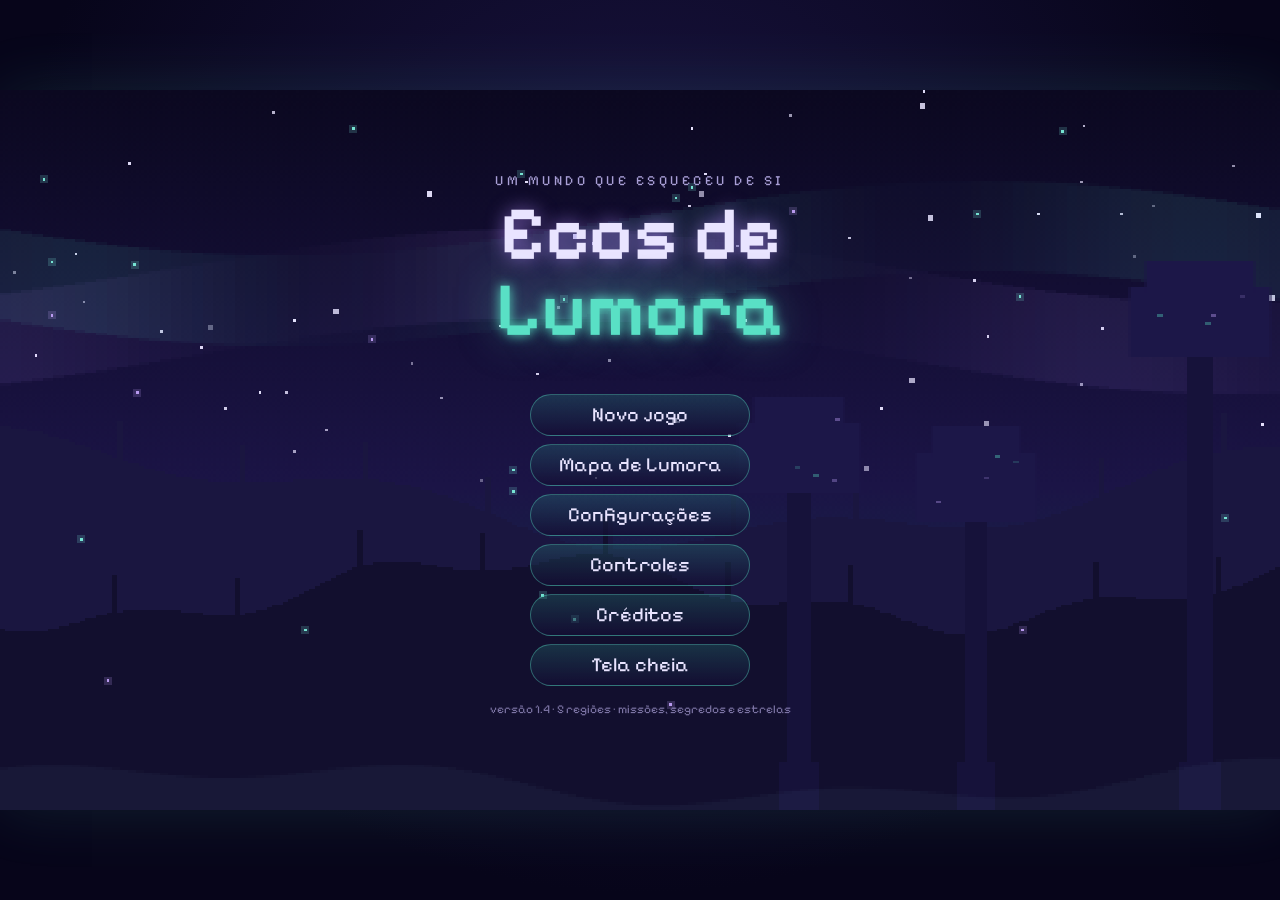
<file: index.html>
<!doctype html>
<html lang="pt-BR">
<head>
  <meta charset="utf-8">
  <!-- Celular: ocupa a tela toda (inclusive ao redor do entalhe) e não deixa dar zoom -->
  <meta name="viewport" content="width=device-width, initial-scale=1, maximum-scale=1, user-scalable=no, viewport-fit=cover">
  <meta name="theme-color" content="#0b0820">
  <title>Ecos de Lumora</title>
  <!-- Instalar como app (Android/Chrome e iPhone/Safari: "Adicionar à tela de início") -->
  <link rel="manifest" href="manifest.webmanifest">
  <link rel="icon" href="assets/icons/icon-192.png" type="image/png">
  <link rel="apple-touch-icon" href="assets/icons/apple-touch-icon.png">
  <meta name="apple-mobile-web-app-capable" content="yes">
  <meta name="mobile-web-app-capable" content="yes">
  <meta name="apple-mobile-web-app-status-bar-style" content="black-translucent">
  <meta name="apple-mobile-web-app-title" content="Lumora">
  <!-- Fonte opcional: sem internet, o jogo usa a fonte reserva definida no CSS. -->
  <link rel="preconnect" href="https://fonts.googleapis.com">
  <link rel="stylesheet" href="https://fonts.googleapis.com/css2?family=Pixelify+Sans:wght@400;600&display=swap">
  <link rel="stylesheet" href="css/style.css">
</head>
<body>
  <main id="stage">
    <canvas id="game" aria-label="Ecos de Lumora"></canvas>

    <!-- MENU PRINCIPAL -->
    <section id="menu" class="overlay hidden">
      <div id="menu-main" class="panel">
        <p class="kicker">um mundo que esqueceu de si</p>
        <h1 class="title">Ecos de <span>Lumora</span></h1>
        <nav class="menu-buttons">
          <button id="btn-continue" class="hidden">Continuar <small id="continue-detail"></small></button>
          <button id="btn-new">Novo jogo</button>
          <button id="btn-map">Mapa de Lumora</button>
          <button id="btn-settings">Configurações</button>
          <button id="btn-controls">Controles</button>
          <button id="btn-credits">Créditos</button>
          <button id="btn-fullscreen" class="hidden">Tela cheia</button>
        </nav>
        <p class="version">versão 1.4 · 5 regiões · missões, segredos e estrelas</p>
      </div>

      <div id="menu-confirm-new" class="panel hidden">
        <h2>Começar do zero?</h2>
        <p>Existe uma partida salva em andamento.<br>Ela será substituída. Seus recordes continuam.</p>
        <nav class="menu-buttons">
          <button id="btn-confirm-new">Sim, novo jogo</button>
          <button data-back>Voltar</button>
        </nav>
      </div>

      <div id="menu-map" class="panel hidden">
        <h2>Mapa de Lumora</h2>
        <p id="map-stars" class="small"></p>
        <ol id="region-list" class="region-list"></ol>
        <button data-back>Voltar</button>
      </div>

      <div id="menu-settings" class="panel hidden">
        <h2>Configurações</h2>
        <p id="save-status" class="small"></p>
        <p id="audio-status" class="small"></p>
        <p id="graphics-status" class="small"></p>
        <nav class="menu-buttons">
          <button id="btn-toggle-graphics">Gráficos: 3D</button>
          <button id="btn-toggle-chars">Personagens: 3D</button>
          <button id="btn-toggle-sound">Som: ligado</button>
          <button id="btn-toggle-music">Música: ligada</button>
          <button id="btn-erase">Apagar progresso</button>
          <button data-back>Voltar</button>
        </nav>
      </div>

      <div id="menu-confirm-erase" class="panel hidden">
        <h2>Apagar todo o progresso?</h2>
        <p>Partida salva, recordes e regiões desbloqueadas serão apagados.<br>Isso não pode ser desfeito.</p>
        <nav class="menu-buttons">
          <button id="btn-confirm-erase" class="danger">Apagar tudo</button>
          <button id="btn-cancel-erase">Cancelar</button>
        </nav>
      </div>

      <div id="menu-controls" class="panel hidden">
        <h2>Controles</h2>
        <dl class="keys">
          <dt><kbd>A</kbd> <kbd>D</kbd> ou <kbd>←</kbd> <kbd>→</kbd></dt><dd>Mover</dd>
          <dt><kbd>Espaço</kbd></dt><dd>Pular (segure para ir mais alto)</dd>
          <dt><kbd>Shift</kbd></dt><dd>Correr</dd>
          <dt><kbd>E</kbd></dt><dd>Ecoar memória numa Pedra-Eco · tocar o Relógio da Praça</dd>
          <dt><kbd>Espaço</kbd> <kbd>Enter</kbd></dt><dd>Avançar diálogo</dd>
          <dt><kbd>Esc</kbd></dt><dd>Pausar</dd>
          <dt><kbd>M</kbd></dt><dd>Ligar/desligar o som</dd>
          <dt>Celular</dt><dd>Botões na tela: ◀ ▶ mover · ⤒ pular · » correr · E ecoar · ❚❚ pausa. Toque no diálogo para avançar.</dd>
        </dl>
        <button data-back>Voltar</button>
      </div>

      <div id="menu-credits" class="panel hidden">
        <h2>Créditos</h2>
        <p>Ecos de Lumora é um projeto original.<br>
           Toda a arte é desenhada por código no Canvas.<br>
           Todos os sons e a música são sintetizados ao vivo (Web Audio API).<br>
           Gráficos 3D com Three.js r160 (licença MIT, incluído em js/vendor/three).<br>
           Nenhum asset externo é usado nesta versão.</p>
        <p class="small">Fonte da interface: Pixelify Sans (Google Fonts, licença SIL Open Font).</p>
        <button data-back>Voltar</button>
      </div>
    </section>

    <!-- PAUSA -->
    <section id="pause" class="overlay hidden">
      <div id="pause-main" class="panel">
        <h2>Pausado</h2>
        <div id="pause-mission" class="mission-box">
          <p class="kicker">missão</p>
          <p id="pause-mission-text"></p>
          <ul id="pause-objectives" class="objectives"></ul>
        </div>
        <nav class="menu-buttons">
          <button id="btn-resume">Continuar</button>
          <button id="btn-pause-controls">Controles</button>
          <button id="btn-restart">Reiniciar a fase</button>
          <button id="btn-quit">Menu principal</button>
        </nav>
      </div>
      <div id="pause-controls" class="panel hidden">
        <h2>Controles</h2>
        <dl class="keys">
          <dt><kbd>A</kbd> <kbd>D</kbd> ou <kbd>←</kbd> <kbd>→</kbd></dt><dd>Mover</dd>
          <dt><kbd>Espaço</kbd></dt><dd>Pular (segure para ir mais alto)</dd>
          <dt><kbd>Shift</kbd></dt><dd>Correr</dd>
          <dt><kbd>E</kbd></dt><dd>Ecoar memória numa Pedra-Eco · tocar o Relógio da Praça</dd>
          <dt><kbd>Espaço</kbd> <kbd>Enter</kbd></dt><dd>Avançar diálogo</dd>
          <dt><kbd>Esc</kbd></dt><dd>Pausar</dd>
          <dt><kbd>M</kbd></dt><dd>Ligar/desligar o som</dd>
          <dt>Celular</dt><dd>Botões na tela: ◀ ▶ mover · ⤒ pular · » correr · E ecoar · ❚❚ pausa. Toque no diálogo para avançar.</dd>
        </dl>
        <button id="btn-pause-back">Voltar</button>
      </div>
    </section>

    <!-- DERROTA -->
    <section id="defeat" class="overlay hidden">
      <div class="panel">
        <p class="kicker">a luz da gema se apagou</p>
        <h2>O eco se perdeu</h2>
        <p id="defeat-stats" class="small"></p>
        <nav class="menu-buttons">
          <button id="btn-retry">Tentar novamente</button>
          <button id="btn-defeat-menu">Menu principal</button>
        </nav>
      </div>
    </section>

    <!-- FASE CONCLUÍDA -->
    <section id="complete" class="overlay hidden">
      <div class="panel">
        <p id="complete-region" class="kicker"></p>
        <h2 id="complete-name"></h2>
        <dl class="results">
          <dt>Cristais</dt><dd id="complete-crystals"></dd>
          <dt>Memórias restauradas</dt><dd id="complete-memories"></dd>
          <dt>Tempo</dt><dd><span id="complete-time"></span> <mark id="record-time" class="record hidden">recorde!</mark></dd>
          <dt>Pontos</dt><dd><span id="complete-score"></span> <mark id="record-score" class="record hidden">recorde!</mark></dd>
        </dl>
        <p id="complete-stars" class="stars-line" aria-label="Estrelas da Aurora"></p>
        <p id="complete-bonus" class="small hidden"></p>
        <p id="complete-ending" class="ending hidden"></p>
        <p id="complete-next" class="small"></p>
        <nav class="menu-buttons">
          <button id="btn-complete-next" class="hidden">Seguir viagem</button>
          <button id="btn-complete-map">Mapa de Lumora</button>
          <button id="btn-complete-again">Jogar de novo</button>
          <button id="btn-complete-menu">Menu principal</button>
        </nav>
      </div>
    </section>

    <!-- HUD -->
    <div id="hud" class="hidden">
      <div class="hud-left">
        <div id="hud-energy" class="energy" role="img"></div>
        <div id="hud-crystal-box" class="crystals"><i class="gem-icon"></i><span id="hud-crystals">0/0</span></div>
        <div id="hud-fragment-box" class="fragments" title="Fragmentos de memória: guardados (encontrados/total)">
          <i class="frag-icon"></i><span id="hud-fragments">0</span><small id="hud-fragments-found">0/0</small>
        </div>
        <div id="hud-ability" class="ability off" title="Habilidade: ecoar memória">
          <kbd>E</kbd><span>Ecoar</span>
        </div>
        <div id="hud-ability-jump" class="ability ready hidden" title="Habilidade: Pulo-Eco (pulo duplo)">
          <kbd>2×</kbd><span>pulo no ar · Pulo-Eco</span>
        </div>
      </div>
      <div class="hud-center">
        <span id="hud-region"></span>
        <span id="hud-hint"></span>
      </div>
      <div class="hud-right">
        <span class="score-label">pontos</span>
        <span id="hud-score">00000</span>
        <div id="hud-mission" class="mission hidden"><span class="mission-label">objetivo</span><span id="hud-mission-text"></span></div>
        <button id="btn-mute" class="mute-btn" type="button" title="Som (tecla M)" aria-label="Silenciar som (tecla M)">
          <svg viewBox="0 0 16 16" aria-hidden="true">
            <path d="M2 6h3l4-3v10l-4-3H2z" fill="currentColor"/>
            <path class="waves" d="M11 5.5c1 .8 1 4.2 0 5M12.8 4c1.8 1.6 1.8 6.4 0 8" fill="none" stroke="currentColor" stroke-width="1.3" stroke-linecap="round"/>
            <path class="cross" d="M11 6l4 4M15 6l-4 4" stroke="currentColor" stroke-width="1.4" stroke-linecap="round"/>
          </svg>
        </button>
      </div>
    </div>

    <!-- BARRA DO CHEFE -->
    <div id="boss-bar" class="hidden" aria-live="polite">
      <span id="boss-name"></span>
      <div id="boss-pips"></div>
    </div>

    <!-- AVISO DE CHECKPOINT -->
    <div id="toast" class="hidden" role="status"></div>

    <!-- CARTÃO DE REGIÃO (aparece ao entrar numa região) -->
    <div id="region-card" class="hidden" aria-live="polite">
      <span id="region-number"></span>
      <strong id="region-name"></strong>
      <em id="region-subtitle"></em>
      <small id="region-mission"></small>
    </div>

    <!-- DIÁLOGO -->
    <section id="dialog" class="hidden" aria-live="polite">
      <canvas id="dialog-portrait" aria-hidden="true"></canvas>
      <div class="dialog-body">
        <span id="dialog-name"></span>
        <p id="dialog-text"></p>
      </div>
      <span id="dialog-next" class="hidden" aria-hidden="true">▼</span>
    </section>

    <!-- ESCURECIMENTO entre cenas -->
    <div id="fade" aria-hidden="true"></div>
  </main>

  <!-- CONTROLES DE TOQUE (só aparecem em celular/tablet, durante a fase) -->
  <div id="touch-controls" aria-hidden="true">
    <div class="pad pad-left">
      <div data-touch="left" role="button" aria-label="Esquerda">◀</div>
      <div data-touch="right" role="button" aria-label="Direita">▶</div>
    </div>
    <div class="pad pad-right">
      <div data-touch="pause" class="small" role="button" aria-label="Pausar">❚❚</div>
      <div data-touch="interact" class="small" role="button" aria-label="Ecoar memória">E</div>
      <div data-touch="run" class="small" role="button" aria-label="Correr">»</div>
      <div data-touch="jump" class="big" role="button" aria-label="Pular">⤒</div>
    </div>
  </div>

  <script type="module" src="js/main.js"></script>
</body>
</html>
</file>
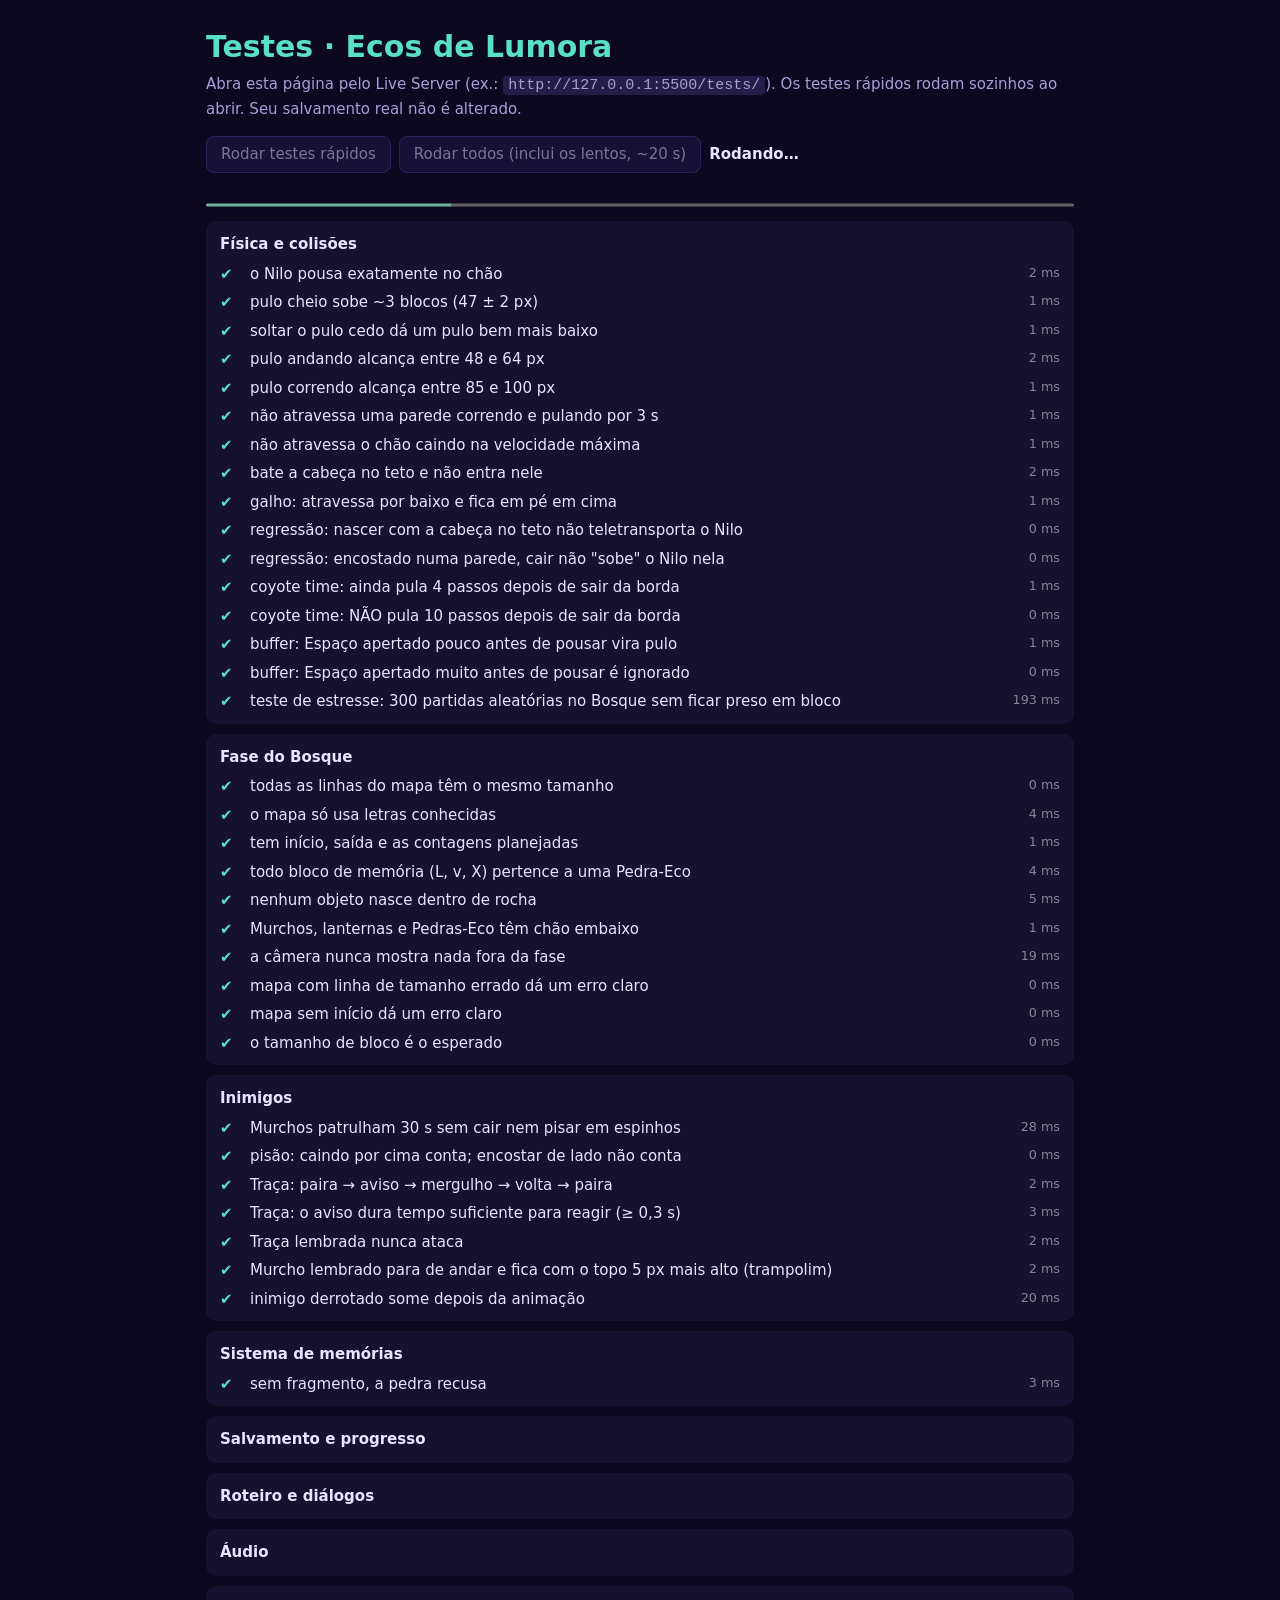
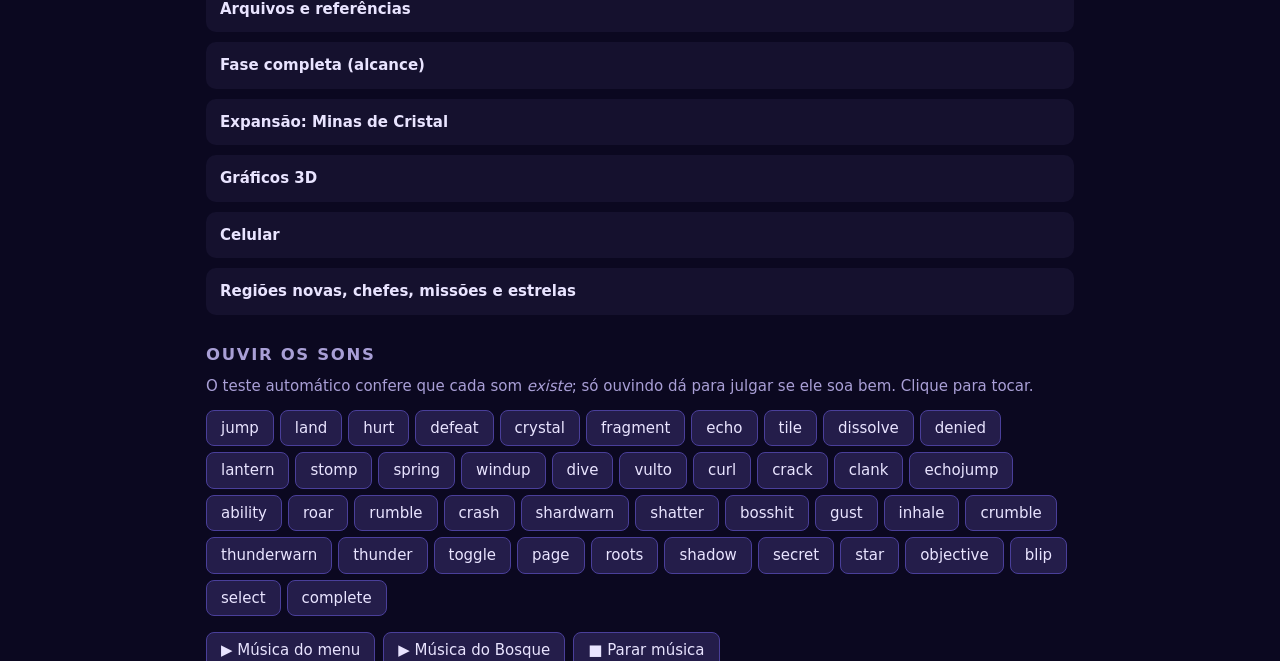
<file: tests/index.html>
<!doctype html>
<html lang="pt-BR">
<head>
  <meta charset="utf-8">
  <meta name="viewport" content="width=device-width, initial-scale=1">
  <title>Testes · Ecos de Lumora</title>
  <style>
    :root { --bg: #0b0820; --panel: #15112e; --ink: #e9e4ff; --muted: #a99fd6; --pass: #59e0c5; --fail: #ff6fae; --skip: #8a8496; }
    * { box-sizing: border-box; }
    body { margin: 0; background: var(--bg); color: var(--ink); font: 15px/1.5 system-ui, sans-serif; }
    main { max-width: 900px; margin: 0 auto; padding: 24px 16px 64px; }
    h1 { margin: 0 0 4px; color: var(--pass); }
    h2 { margin: 28px 0 8px; font-size: 1.1em; color: var(--muted); text-transform: uppercase; letter-spacing: .1em; }
    p { color: var(--muted); margin: 0 0 12px; }
    .bar { display: flex; flex-wrap: wrap; gap: 8px; align-items: center; margin: 16px 0; }
    button { font: inherit; color: var(--ink); background: #241d4a; border: 1px solid #4a3f9a; border-radius: 8px; padding: 6px 14px; cursor: pointer; }
    button:hover { border-color: var(--pass); }
    button:disabled { opacity: .5; cursor: wait; }
    #summary { font-weight: 600; }
    #summary.ok { color: var(--pass); } #summary.bad { color: var(--fail); }
    progress { width: 100%; height: 6px; accent-color: var(--pass); }
    .suite { background: var(--panel); border-radius: 10px; padding: 8px 14px; margin: 10px 0; }
    .suite h3 { margin: 4px 0; font-size: 1em; }
    ul { list-style: none; margin: 0; padding: 0; }
    li { padding: 3px 0; display: grid; grid-template-columns: 1.6em 1fr auto; gap: 6px; }
    li .ms { color: var(--skip); font-size: .85em; }
    li.pass .icon { color: var(--pass); } li.fail .icon { color: var(--fail); } li.skip { color: var(--skip); }
    li .err { grid-column: 2 / 4; color: var(--fail); font-family: ui-monospace, monospace; font-size: .85em; white-space: pre-wrap; }
    .sounds { display: flex; flex-wrap: wrap; gap: 6px; }
    code { background: #241d4a; padding: 1px 5px; border-radius: 4px; }
  </style>
</head>
<body>
  <main>
    <h1>Testes · Ecos de Lumora</h1>
    <p>Abra esta página pelo Live Server (ex.: <code>http://127.0.0.1:5500/tests/</code>). Os testes rápidos rodam sozinhos ao abrir.
       Seu salvamento real não é alterado.</p>

    <div class="bar">
      <button id="run-fast">Rodar testes rápidos</button>
      <button id="run-all">Rodar todos (inclui os lentos, ~20 s)</button>
      <span id="summary"></span>
    </div>
    <progress id="progress" value="0" max="1"></progress>
    <div id="results"></div>

    <h2>Ouvir os sons</h2>
    <p>O teste automático confere que cada som <em>existe</em>; só ouvindo dá para julgar se ele soa bem. Clique para tocar.</p>
    <div id="sounds" class="sounds"></div>
    <div class="bar">
      <button id="music-menu">▶ Música do menu</button>
      <button id="music-bosque">▶ Música do Bosque</button>
      <button id="music-stop">■ Parar música</button>
    </div>
  </main>
  <script type="module" src="run.js"></script>
</body>
</html>
</file>
<file: css/style.css>
/* Ecos de Lumora · estilos da página, menus e HUD */

:root {
  --night: #07051a;
  --ink: #e9e4ff;
  --muted: #a99fd6;
  --teal: #59e0c5;
  --teal-deep: #1f6f66;
  --violet: #b48cff;
  --ember: #ff8a3d;
  --glass: rgba(14, 10, 40, 0.72);
  --font: 'Pixelify Sans', 'Courier New', monospace;
}

* { box-sizing: border-box; }

html, body {
  margin: 0;
  height: 100%;
  background: radial-gradient(ellipse at 50% 30%, #1a1442 0%, var(--night) 70%);
  color: var(--ink);
  font-family: var(--font);
  overflow: hidden;
}

body {
  display: grid;
  place-items: center;
}

/* O palco mantém 16:9 e ocupa o máximo possível da janela. */
#stage {
  position: relative;
  /* --gw = largura interna do jogo (480 no computador; maior no celular, ver config.js) */
  width: min(100vw, calc(100vh * var(--gw, 480) / 270));
  aspect-ratio: var(--gw, 480) / 270;
  box-shadow: 0 0 60px rgba(89, 224, 197, 0.12);
}

#game {
  display: block;
  width: 100%;
  height: 100%;
  image-rendering: pixelated;
  image-rendering: crisp-edges;
  background: #0b0820;
}

.hidden { display: none !important; }

/* ---------- Telas sobrepostas ---------- */

.overlay {
  position: absolute;
  inset: 0;
  display: grid;
  place-items: center;
  padding: 16px;
}

#pause { background: rgba(5, 3, 18, 0.55); backdrop-filter: blur(2px); }

.panel {
  text-align: center;
  max-width: 560px;
  width: 100%;
  animation: rise 0.5s ease-out both;
}

#pause .panel,
#menu-controls,
#menu-credits {
  background: var(--glass);
  border: 1px solid rgba(89, 224, 197, 0.35);
  border-radius: 14px;
  padding: clamp(16px, 3vw, 32px);
  box-shadow: 0 0 40px rgba(89, 224, 197, 0.15), inset 0 0 30px rgba(180, 140, 255, 0.08);
}

@keyframes rise {
  from { opacity: 0; transform: translateY(10px); }
  to { opacity: 1; transform: none; }
}

.kicker {
  margin: 0;
  color: var(--muted);
  letter-spacing: 0.25em;
  text-transform: uppercase;
  font-size: clamp(10px, 1.4vw, 14px);
}

.title {
  margin: 0.1em 0 0.6em;
  font-size: clamp(32px, 7vw, 76px);
  font-weight: 600;
  line-height: 1;
  color: var(--ink);
  text-shadow: 0 0 18px rgba(180, 140, 255, 0.6);
}

.title span {
  display: block;
  color: var(--teal);
  text-shadow: 0 0 12px var(--teal), 0 0 40px rgba(89, 224, 197, 0.5);
  animation: glow 3.5s ease-in-out infinite;
}

@keyframes glow {
  50% { text-shadow: 0 0 6px var(--teal), 0 0 22px rgba(89, 224, 197, 0.3); }
}

h2 {
  margin: 0 0 0.8em;
  color: var(--teal);
  font-size: clamp(20px, 3vw, 32px);
}

.menu-buttons {
  display: flex;
  flex-direction: column;
  align-items: center;
  gap: 8px;
}

button {
  font-family: var(--font);
  font-size: clamp(14px, 2vw, 20px);
  min-width: 220px;
  padding: 8px 20px;
  color: var(--ink);
  background: linear-gradient(180deg, rgba(46, 156, 140, 0.25), rgba(20, 14, 52, 0.75));
  border: 1px solid rgba(89, 224, 197, 0.4);
  border-radius: 999px;
  cursor: pointer;
  transition: transform 0.12s, border-color 0.12s, box-shadow 0.12s;
}

button:hover:not([disabled]),
button:focus-visible {
  outline: none;
  transform: translateX(4px);
  border-color: var(--ember);
  box-shadow: 0 0 16px rgba(255, 138, 61, 0.35);
}

button:hover:not([disabled])::before,
button:focus-visible::before {
  content: '◆ ';
  color: var(--ember);
}

button[disabled] {
  opacity: 0.4;
  cursor: not-allowed;
}

.panel > button[data-back] { margin-top: 18px; }

.version {
  margin-top: 1.4em;
  color: var(--muted);
  font-size: 12px;
  opacity: 0.7;
}

.small { font-size: 13px; color: var(--muted); }

.keys {
  display: grid;
  grid-template-columns: auto 1fr;
  gap: 10px 18px;
  text-align: left;
  margin: 0 auto;
  width: fit-content;
}

.keys dt { text-align: right; }
.keys dd { margin: 0; color: var(--muted); }
.keys em { opacity: 0.7; }

kbd {
  display: inline-block;
  padding: 1px 7px;
  border: 1px solid rgba(233, 228, 255, 0.4);
  border-bottom-width: 3px;
  border-radius: 5px;
  font-family: var(--font);
  font-size: 0.9em;
  background: rgba(255, 255, 255, 0.05);
}

/* ---------- HUD ---------- */

#hud {
  position: absolute;
  inset: 0;
  pointer-events: none;
  display: flex;
  justify-content: space-between;
  align-items: flex-start;
  padding: clamp(8px, 1.6vw, 18px);
  font-size: clamp(11px, 1.5vw, 16px);
}

.hud-left,
.hud-right {
  display: flex;
  flex-direction: column;
  gap: 6px;
  min-width: 22%;
}

.hud-right { align-items: flex-end; }

.hud-center {
  display: flex;
  flex-direction: column;
  align-items: center;
  gap: 4px;
  text-align: center;
  flex: 1;
}

#hud-region {
  color: var(--teal);
  text-shadow: 0 0 8px rgba(89, 224, 197, 0.6), 0 1px 0 #000;
  letter-spacing: 0.08em;
}

#hud-hint {
  color: var(--muted);
  text-shadow: 0 1px 0 #000;
  opacity: 0.85;
  font-size: 0.85em;
}

/* Energia: losangos de luz. Vazios ficam só com o contorno. */
.energy {
  display: flex;
  gap: 0.55em;
  padding-left: 0.2em;
}

.pip {
  width: 0.8em;
  height: 0.8em;
  transform: rotate(45deg);
  background: var(--teal);
  border: 2px solid #c9fff3;
  box-shadow: 0 0 8px var(--teal);
}

.pip.empty {
  background: rgba(20, 14, 52, 0.6);
  border-color: rgba(169, 159, 214, 0.5);
  box-shadow: none;
}

.crystals {
  display: flex;
  align-items: center;
  gap: 0.4em;
  color: var(--ink);
  text-shadow: 0 1px 0 #000;
  transform-origin: left center;
}

.gem-icon {
  width: 0.55em;
  height: 0.9em;
  background: linear-gradient(180deg, #e8fdff, #59e0c5 50%, #2c7a9b);
  clip-path: polygon(50% 0, 100% 45%, 50% 100%, 0 45%);
  filter: drop-shadow(0 0 4px #8ff7ff);
}

.crystals.pop { animation: pop 0.3s ease-out; }

@keyframes pop {
  40% { transform: scale(1.35); color: #8ff7ff; }
}

/* Fragmentos de memória: orbe dourado. Apagado quando não há nenhum guardado. */
.fragments {
  display: flex;
  align-items: center;
  gap: 0.4em;
  color: #ffd98a;
  text-shadow: 0 1px 0 #000;
  transform-origin: left center;
}

.fragments small {
  color: var(--muted);
  font-size: 0.7em;
}

.frag-icon {
  width: 0.75em;
  height: 0.75em;
  border-radius: 50%;
  background: radial-gradient(circle at 35% 35%, #fff6dc, #ffd98a 45%, #c98a3a);
  box-shadow: 0 0 8px rgba(255, 217, 138, 0.8);
}

.fragments.empty { color: var(--muted); }
.fragments.empty .frag-icon { filter: grayscale(1) brightness(0.6); box-shadow: none; }
.fragments.pop { animation: pop 0.3s ease-out; }

.score-label {
  color: var(--muted);
  font-size: 0.7em;
  letter-spacing: 0.2em;
  text-transform: uppercase;
}

#hud-score {
  color: #ffd98a;
  text-shadow: 0 0 8px rgba(255, 138, 61, 0.5), 0 1px 0 #000;
  letter-spacing: 0.1em;
}

.fade-in { animation: fade-in 0.4s ease-out; }

@keyframes fade-in {
  from { opacity: 0; transform: translateY(-4px); }
}

/* Clarão de dano: vinheta vermelha que some rápido */
#stage::after {
  content: '';
  position: absolute;
  inset: 0;
  pointer-events: none;
  opacity: 0;
  box-shadow: inset 0 0 80px 10px rgba(255, 60, 110, 0.75);
}

#stage.flash-damage::after { animation: damage 0.45s ease-out; }

/* Brilho dourado ao ecoar uma memória */
#stage.flash-memory::after {
  box-shadow: inset 0 0 120px 20px rgba(255, 217, 138, 0.6);
  animation: damage 1s ease-out;
}

@keyframes damage {
  0% { opacity: 1; }
  100% { opacity: 0; }
}

/* ---------- Derrota ---------- */

#defeat {
  background: radial-gradient(ellipse at center, rgba(40, 8, 30, 0.55), rgba(5, 3, 18, 0.85));
  animation: fade-in 0.6s ease-out;
}

#defeat .panel {
  background: var(--glass);
  border: 1px solid rgba(255, 111, 174, 0.4);
  border-radius: 14px;
  padding: clamp(16px, 3vw, 32px);
  box-shadow: 0 0 40px rgba(255, 111, 174, 0.15);
}

#defeat h2 { color: #ff9ad5; }
#defeat .small { margin: -0.4em 0 1.2em; }

/* ---------- Camadas da interface ---------- */
/* HUD < cartão de região < diálogo < telas (pausa, derrota, menu) */
#hud { z-index: 2; }
#region-card { z-index: 4; }
#dialog { z-index: 5; }
.overlay { z-index: 10; }

/* ---------- Indicador de habilidade ---------- */
.ability {
  display: flex;
  align-items: center;
  gap: 0.4em;
  font-size: 0.85em;
  padding: 2px 8px 2px 3px;
  border-radius: 999px;
  border: 1px solid rgba(255, 217, 138, 0.6);
  background: rgba(60, 40, 10, 0.45);
  color: #ffd98a;
  width: fit-content;
  transition: opacity 0.3s, filter 0.3s;
}

.ability kbd { font-size: 0.85em; padding: 0 5px; }
.ability.off { opacity: 0.35; filter: grayscale(1); }
.ability.near { animation: ability-pulse 0.8s ease-in-out infinite; }

@keyframes ability-pulse {
  50% { box-shadow: 0 0 14px rgba(255, 217, 138, 0.8); border-color: #fff6dc; }
}

/* ---------- Cartão de região ---------- */
#region-card {
  position: absolute;
  left: 0;
  right: 0;
  top: 30%;
  display: flex;
  flex-direction: column;
  align-items: center;
  gap: 4px;
  pointer-events: none;
  text-shadow: 0 2px 0 #000, 0 0 20px rgba(0, 0, 0, 0.8);
}

#region-card.show { animation: region 4.2s ease-in-out both; }

@keyframes region {
  0% { opacity: 0; letter-spacing: 0.4em; }
  20%, 75% { opacity: 1; letter-spacing: 0.12em; }
  100% { opacity: 0; letter-spacing: 0.12em; }
}

#region-number {
  color: var(--muted);
  font-size: clamp(10px, 1.4vw, 14px);
  letter-spacing: 0.35em;
  text-transform: uppercase;
}

#region-name {
  color: var(--teal);
  font-size: clamp(22px, 4.5vw, 46px);
  font-weight: 600;
  text-shadow: 0 0 18px rgba(89, 224, 197, 0.7), 0 2px 0 #000;
}

#region-subtitle {
  color: var(--ink);
  opacity: 0.8;
  font-size: clamp(11px, 1.6vw, 16px);
}

/* ---------- Diálogo ---------- */
#dialog {
  position: absolute;
  /* Centralizado com margens automáticas: a animação "rise" usa transform,
     então não podemos usar transform para centralizar. */
  left: 0;
  right: 0;
  margin-inline: auto;
  bottom: clamp(8px, 2.5vw, 22px);
  width: min(92%, 720px);
  display: flex;
  gap: clamp(8px, 1.6vw, 16px);
  align-items: flex-start;
  padding: clamp(8px, 1.6vw, 16px);
  background: linear-gradient(180deg, rgba(20, 14, 52, 0.92), rgba(10, 7, 30, 0.95));
  border: 1px solid rgba(89, 224, 197, 0.45);
  border-radius: 12px;
  box-shadow: 0 0 30px rgba(0, 0, 0, 0.6), inset 0 0 24px rgba(180, 140, 255, 0.08);
  animation: rise 0.25s ease-out;
}

#dialog-portrait {
  flex: none;
  width: clamp(48px, 9vw, 88px);
  height: clamp(48px, 9vw, 88px);
  image-rendering: pixelated;
  border-radius: 8px;
  border: 2px solid rgba(233, 228, 255, 0.25);
}

.dialog-body { flex: 1; min-width: 0; }

#dialog-name {
  display: block;
  font-weight: 600;
  font-size: clamp(13px, 1.8vw, 18px);
  margin-bottom: 4px;
}

.who-nilo { color: var(--ember); }
.who-mira { color: #9fd8ff; }
.who-vulto { color: var(--violet); }

#dialog-text {
  margin: 0;
  min-height: 2.8em;
  font-size: clamp(13px, 1.9vw, 19px);
  line-height: 1.4;
  color: var(--ink);
}

#dialog-next {
  position: absolute;
  right: 14px;
  bottom: 8px;
  color: var(--teal);
  font-size: 12px;
  animation: bob 0.8s ease-in-out infinite;
}

@keyframes bob { 50% { transform: translateY(3px); } }

/* Narrador: sem retrato, texto centralizado e em itálico */
#dialog.narrator {
  background: rgba(5, 3, 18, 0.85);
  border-color: rgba(169, 159, 214, 0.25);
  text-align: center;
}

#dialog.narrator #dialog-text {
  font-style: italic;
  color: #d9d2ff;
}

/* ---------- Etapa 9: progresso ---------- */

button small {
  display: block;
  font-size: 0.65em;
  color: var(--muted);
}

button.danger { border-color: rgba(255, 111, 174, 0.6); }
button.danger:hover,
button.danger:focus-visible { border-color: #ff6fae; box-shadow: 0 0 16px rgba(255, 111, 174, 0.45); }

#menu-confirm-new,
#menu-map,
#menu-settings,
#menu-confirm-erase {
  background: var(--glass);
  border: 1px solid rgba(89, 224, 197, 0.35);
  border-radius: 14px;
  padding: clamp(16px, 3vw, 32px);
}

#menu-confirm-erase { border-color: rgba(255, 111, 174, 0.5); }

/* Aviso de checkpoint, no canto inferior direito */
#toast {
  position: absolute;
  right: clamp(8px, 1.6vw, 18px);
  bottom: clamp(8px, 1.6vw, 18px);
  z-index: 3;
  padding: 6px 14px;
  border-radius: 999px;
  background: rgba(14, 10, 40, 0.85);
  border: 1px solid rgba(89, 224, 197, 0.6);
  color: var(--teal);
  font-size: clamp(11px, 1.4vw, 15px);
  pointer-events: none;
  opacity: 0;
}

#toast.show { animation: toast 2.8s ease-out both; }

@keyframes toast {
  0% { opacity: 0; transform: translateY(8px); }
  12%, 80% { opacity: 1; transform: none; }
  100% { opacity: 0; }
}

/* Mapa de Lumora */
.region-list {
  list-style: none;
  margin: 0 auto 18px;
  padding: 0;
  display: flex;
  flex-direction: column;
  gap: 8px;
  max-width: 440px;
  text-align: left;
}

.region-list li {
  display: flex;
  align-items: center;
  justify-content: space-between;
  gap: 12px;
  padding: 8px 12px;
  border-radius: 10px;
  border: 1px solid rgba(169, 159, 214, 0.25);
  background: rgba(255, 255, 255, 0.03);
}

.region-list .region-name { color: var(--ink); }
.region-list .region-status { display: block; color: var(--muted); font-size: 0.8em; }
.region-list li.done { border-color: rgba(89, 224, 197, 0.55); }
.region-list li.locked { opacity: 0.45; }
.region-list button { min-width: 0; padding: 4px 14px; font-size: 0.9em; white-space: nowrap; flex: none; }

/* Tela de conclusão */
#complete {
  background: radial-gradient(ellipse at center, rgba(20, 60, 70, 0.45), rgba(5, 3, 18, 0.85));
  animation: fade-in 0.6s ease-out;
}

#complete .panel {
  background: var(--glass);
  border: 1px solid rgba(255, 217, 138, 0.5);
  border-radius: 14px;
  padding: clamp(16px, 3vw, 32px);
  box-shadow: 0 0 50px rgba(255, 217, 138, 0.15);
}

#complete h2 { color: #ffd98a; }

.results {
  display: grid;
  grid-template-columns: auto auto;
  gap: 6px 24px;
  width: fit-content;
  margin: 0 auto 12px;
  text-align: left;
}

.results dt { color: var(--muted); }
.results dd { margin: 0; color: var(--ink); font-weight: 600; }

mark.record {
  background: #ffd98a;
  color: #2b1a05;
  border-radius: 4px;
  padding: 0 5px;
  font-size: 0.75em;
}

/* ---------- Etapa 10: polimento ---------- */

/* Escurecimento entre cenas (a duração precisa bater com FADE_MS no Game.js) */
#fade {
  position: absolute;
  inset: 0;
  z-index: 20;
  background: #05030f;
  opacity: 0;
  pointer-events: none;
  transition: opacity 0.32s ease;
}

#fade.on { opacity: 1; pointer-events: auto; }

/* Botão de som no HUD (o HUD ignora o mouse; este botão não) */
.mute-btn {
  pointer-events: auto;
  min-width: 0;
  width: 2.1em;
  height: 2.1em;
  padding: 0.35em;
  margin-top: 4px;
  border-radius: 50%;
  color: var(--teal);
  display: grid;
  place-items: center;
}

.mute-btn svg { width: 100%; height: 100%; }
.mute-btn .cross { display: none; }
.mute-btn.muted { color: var(--muted); }
.mute-btn.muted .waves { display: none; }
.mute-btn.muted .cross { display: inline; }
.mute-btn:hover::before,
.mute-btn:focus-visible::before { content: none; }
.mute-btn:hover, .mute-btn:focus-visible { transform: none; }

/* ---------- Etapa 12: chefe e habilidades ---------- */

#boss-bar {
  position: absolute;
  left: 0;
  right: 0;
  bottom: clamp(10px, 2vw, 22px);
  margin-inline: auto;
  width: fit-content;
  z-index: 3;
  display: flex;
  flex-direction: column;
  align-items: center;
  gap: 4px;
  pointer-events: none;
  color: #ff8fe0;
  font-size: clamp(12px, 1.6vw, 17px);
  text-shadow: 0 0 10px rgba(255, 143, 224, 0.6), 0 1px 0 #000;
  letter-spacing: 0.1em;
}

#boss-pips { display: flex; gap: 6px; }

#boss-pips span {
  width: clamp(28px, 5vw, 56px);
  height: 8px;
  border-radius: 4px;
  background: linear-gradient(90deg, #ff8fe0, #ffd1f3);
  box-shadow: 0 0 8px rgba(255, 143, 224, 0.7);
  transition: opacity 0.3s, filter 0.3s;
}

#boss-pips span.lost { opacity: 0.25; filter: grayscale(1); box-shadow: none; }
#boss-bar.pop { animation: pop 0.3s ease-out; }

.who-matriarca { color: #ff8fe0; }

/* ---------- Gráficos 3D ---------- */
/* O canvas 3D fica exatamente por cima do 2D, e por baixo do HUD e das telas. */
#game3d {
  position: absolute;
  inset: 0;
  width: 100%;
  height: 100%;
  z-index: 1;
  display: block;
}

/* Faixa escura suave atrás do HUD e do cartão de região: legível até no céu claro do Arquipélago */
#hud::before {
  content: '';
  position: absolute;
  left: 0;
  right: 0;
  top: 0;
  height: 70px;
  background: linear-gradient(rgba(5, 3, 18, 0.45), rgba(5, 3, 18, 0));
  pointer-events: none;
  z-index: -1;
}

#region-card {
  padding: 14px 0 16px;
  background: linear-gradient(90deg, rgba(5, 3, 18, 0), rgba(5, 3, 18, 0.55) 25%, rgba(5, 3, 18, 0.55) 75%, rgba(5, 3, 18, 0));
}

/* ---------- Missão (v1.4) ---------- */
.mission {
  margin-top: 4px;
  max-width: min(260px, 34vw);
  padding: 4px 8px;
  border-radius: 6px;
  background: rgba(14, 10, 40, 0.55);
  border: 1px solid rgba(255, 217, 138, 0.35);
  text-align: right;
  line-height: 1.25;
  font-size: 0.82em;
  text-shadow: 0 1px 0 #000;
}

.mission-label {
  display: block;
  color: #ffd98a;
  font-size: 0.75em;
  letter-spacing: 0.2em;
  text-transform: uppercase;
}

.mission.pop { animation: pop 0.35s ease-out; }

#region-mission {
  max-width: 80%;
  margin-top: 6px;
  color: #ffd98a;
  font-size: clamp(10px, 1.4vw, 14px);
  text-align: center;
}

.mission-box {
  margin: 0 0 12px;
  padding: 8px 12px;
  border-radius: 8px;
  background: rgba(255, 217, 138, 0.06);
  border: 1px solid rgba(255, 217, 138, 0.25);
  text-align: left;
  max-width: 420px;
}

.mission-box .kicker { margin: 0 0 2px; }
.mission-box p { margin: 0 0 6px; }

.objectives {
  list-style: none;
  margin: 0;
  padding: 0;
  font-size: 0.85em;
  color: var(--muted);
}

.objectives li.done { color: var(--teal); }

.stars-line {
  color: #ffd98a;
  font-size: 0.95em;
  letter-spacing: 0.04em;
}

.ending {
  max-width: 460px;
  margin: 8px auto;
  color: var(--ink);
  font-style: italic;
  line-height: 1.4;
}

/* =====================================================================
   CELULAR E TABLET
   ===================================================================== */

/* Sem rolagem, sem "puxar para atualizar", sem seleção de texto ao segurar o dedo. */
html, body {
  overscroll-behavior: none;
  -webkit-tap-highlight-color: transparent;
}

body {
  min-height: 100vh;
  min-height: 100dvh; /* altura real da tela, descontando as barras do navegador */
  padding: env(safe-area-inset-top) env(safe-area-inset-right) env(safe-area-inset-bottom) env(safe-area-inset-left);
  touch-action: none;
  -webkit-user-select: none;
  user-select: none;
  -webkit-touch-callout: none;
}

/* O palco usa a altura real (dvh) e desconta as áreas do entalhe/barras do sistema. */
#stage {
  width: min(
    calc(100vw - env(safe-area-inset-left) - env(safe-area-inset-right)),
    calc((100dvh - env(safe-area-inset-top) - env(safe-area-inset-bottom)) * var(--gw, 480) / 270)
  );
}

/* Menus e telas podem rolar se não couberem (celular deitado tem pouca altura). */
.overlay {
  overflow-y: auto;
  touch-action: pan-y;
}

.overlay .panel { margin: auto; }

/* ---------- Botões de toque ---------- */
#touch-controls { display: none; }

body.touch.playing:not(.overlay-open) #touch-controls { display: block; }

#touch-controls .pad {
  position: fixed;
  bottom: calc(env(safe-area-inset-bottom) + 14px);
  z-index: 30;
  display: flex;
  gap: 12px;
  touch-action: none;
}

#touch-controls .pad-left { left: calc(env(safe-area-inset-left) + 14px); }

#touch-controls .pad-right {
  right: calc(env(safe-area-inset-right) + 14px);
  /* --badge = altura de um selo do site de hospedagem no canto (ex.: Netlify), se houver */
  bottom: calc(env(safe-area-inset-bottom) + 14px + var(--badge, 0px));
  display: grid;
  grid-template-areas:
    "pause interact"
    "run   jump";
  align-items: end;
  justify-items: center;
}

[data-touch] {
  width: 68px;
  height: 68px;
  border-radius: 50%;
  display: grid;
  place-items: center;
  font-size: 26px;
  color: #e9e4ff;
  background: rgba(20, 14, 52, 0.5);
  border: 2px solid rgba(143, 247, 255, 0.5);
  box-shadow: 0 0 12px rgba(0, 0, 0, 0.4);
  backdrop-filter: blur(2px);
  touch-action: none;
  -webkit-user-select: none;
  user-select: none;
  transition: transform 0.06s, background 0.06s;
}

[data-touch].active {
  background: rgba(89, 224, 197, 0.5);
  border-color: #c9fff3;
  transform: scale(0.92);
}

[data-touch="jump"] { grid-area: jump; width: 86px; height: 86px; font-size: 34px; border-color: rgba(255, 217, 138, 0.7); }
[data-touch="run"] { grid-area: run; }
[data-touch="interact"] { grid-area: interact; color: #ffd98a; }
[data-touch="pause"] { grid-area: pause; width: 46px; height: 46px; font-size: 15px; }
[data-touch].small { width: 54px; height: 54px; font-size: 20px; }
[data-touch="pause"].small { width: 46px; height: 46px; font-size: 14px; }

/* Na tela de toque, a dica de teclado do HUD não faz sentido em telas estreitas */
@media (max-width: 760px) {
  #hud-hint { display: none; }
}

/* ---------- Celular deitado (pouca altura): menus mais compactos ---------- */
@media (max-height: 480px), (orientation: portrait) and (max-width: 480px) and (pointer: coarse) {
  .mission-box { margin-bottom: 6px; padding: 4px 8px; font-size: 0.9em; }
  .mission { max-width: 40vw; font-size: 0.75em; }
  .title { font-size: clamp(26px, 9vh, 48px); margin-bottom: 0.3em; }
  .kicker { display: none; }
  .menu-buttons { gap: 5px; }
  button { padding: 5px 16px; font-size: 15px; }
  .version { margin-top: 0.6em; }
  #pause .panel, #menu-controls, #menu-credits, #menu-map, #menu-settings,
  #menu-confirm-new, #menu-confirm-erase, #defeat .panel, #complete .panel { padding: 12px 18px; }
  h2 { margin-bottom: 0.4em; }
  /* Botões de toque um pouco menores e mais transparentes, por cima do jogo */
  [data-touch] { width: 58px; height: 58px; font-size: 22px; background: rgba(20, 14, 52, 0.35); }
  [data-touch="jump"] { width: 74px; height: 74px; font-size: 30px; }
  [data-touch].small { width: 48px; height: 48px; }
}

/* ---------- Celular em pé: a página inteira gira 90° ----------
   O jogo é deitado (horizontal). Se o celular estiver em pé — iPhone, ou rotação
   automática desligada —, giramos tudo para o jogador só virar o aparelho e ter
   a tela inteira. Quando o celular deita de verdade, o giro some sozinho. */
@media (orientation: portrait) and (pointer: coarse) {
  body.touch {
    position: fixed;
    top: 0;
    left: 0;
    width: 100vh;
    width: 100dvh;
    height: 100vw;
    min-height: 0;
    padding: 0;
    transform-origin: 0 0;
    transform: translateX(100vw) rotate(90deg);
  }
  body.touch #stage {
    width: min(100vh, calc(100vw * var(--gw, 480) / 270));
    width: min(100dvh, calc(100vw * var(--gw, 480) / 270));
  }
  body.touch .overlay { touch-action: pan-x pan-y; }
  body.touch #touch-controls .pad { bottom: 14px; }
  body.touch #touch-controls .pad-left { left: 14px; }
  body.touch #touch-controls .pad-right { right: 14px; bottom: calc(14px + var(--badge, 0px)); }
  body.touch [data-touch] { width: 58px; height: 58px; font-size: 22px; background: rgba(20, 14, 52, 0.35); }
  body.touch [data-touch="jump"] { width: 74px; height: 74px; font-size: 30px; }
  body.touch [data-touch].small { width: 48px; height: 48px; }
}
</file>
